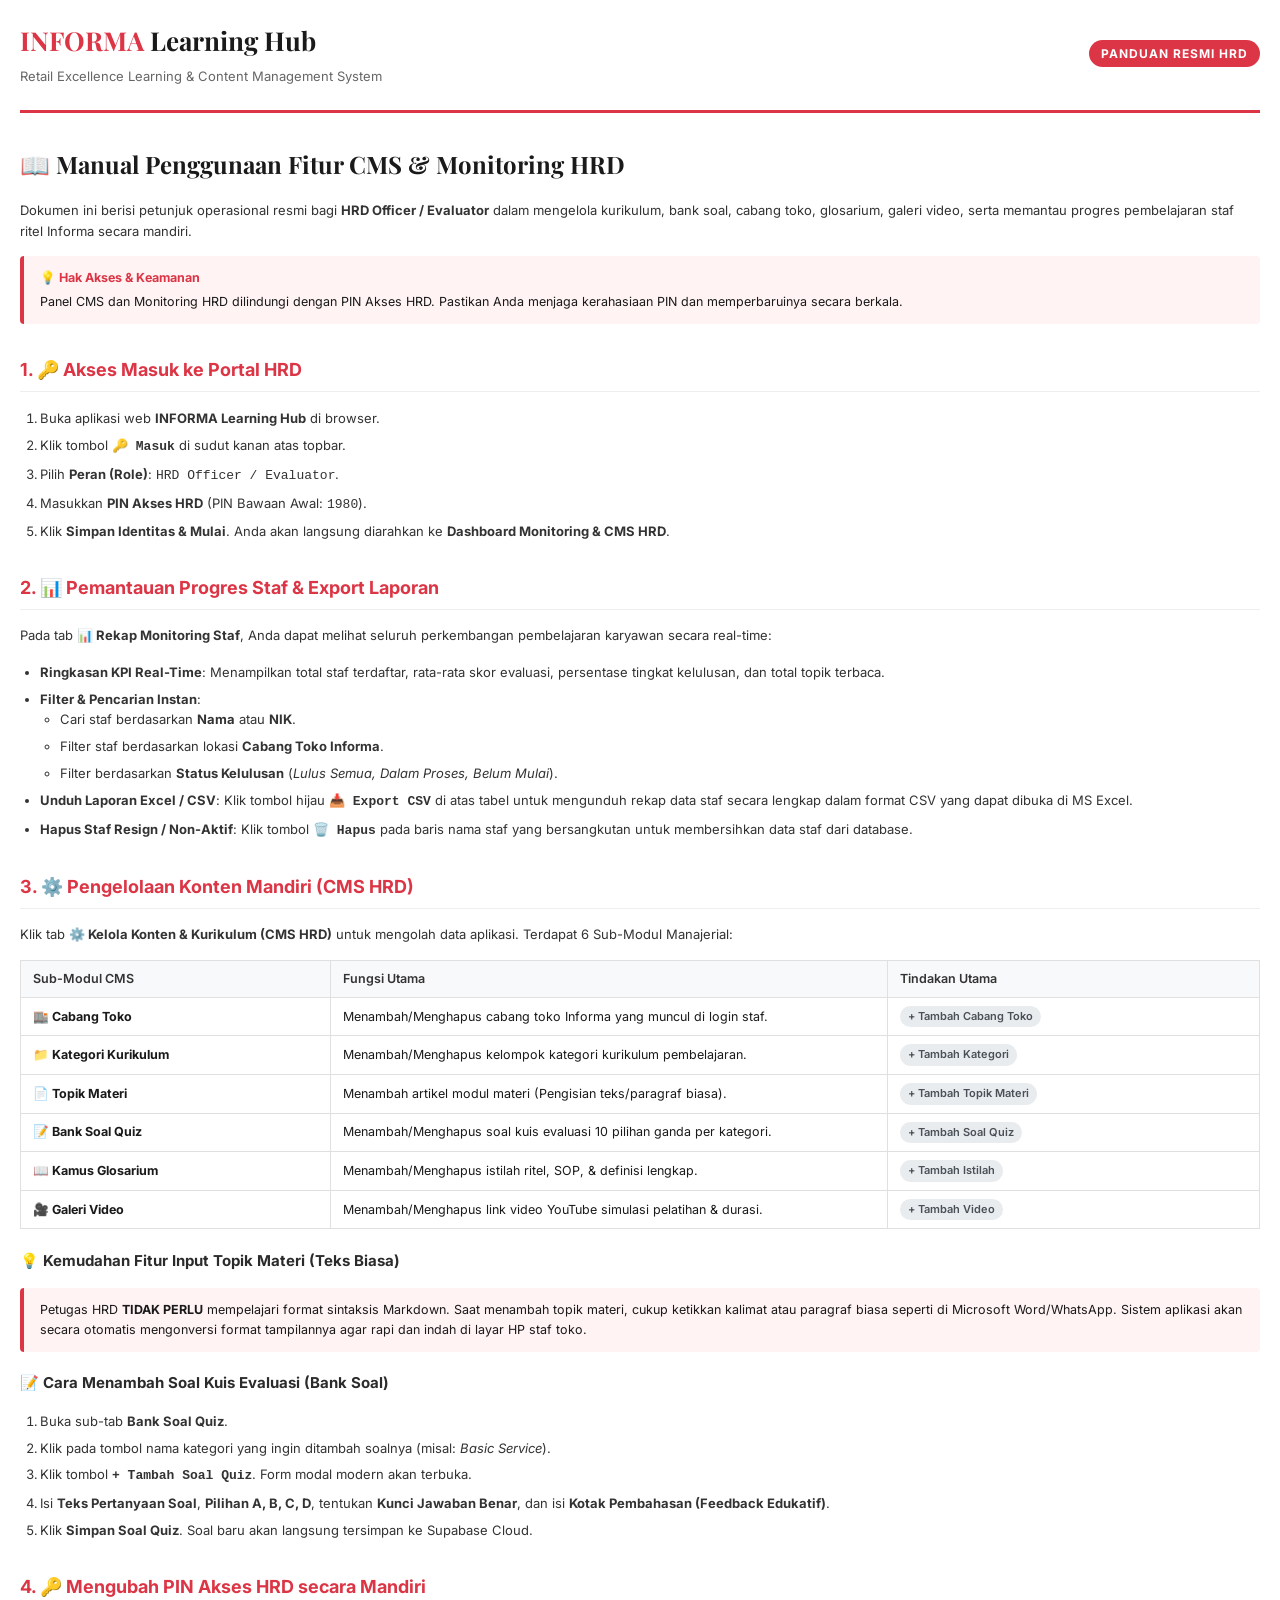
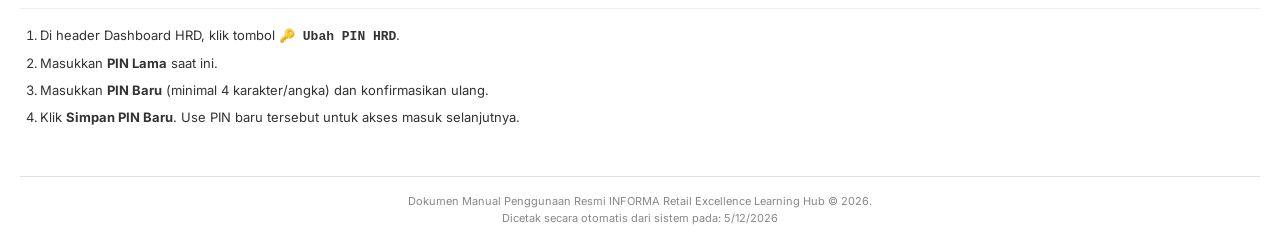
<file: PANDUAN_PENGGUNAAN_HRD.html>
<!DOCTYPE html>
<html lang="id">
<head>
    <meta charset="UTF-8">
    <title>Panduan & Manual Penggunaan HRD - INFORMA Learning Hub</title>
    <style>
        @import url('https://fonts.googleapis.com/css2?family=Inter:wght@400;500;600;700&family=Playfair+Display:wght@700&display=swap');
        
        @page {
            size: A4;
            margin: 20mm 15mm 20mm 15mm;
        }

        body {
            font-family: 'Inter', sans-serif;
            color: #1a1a1a;
            line-height: 1.6;
            margin: 0;
            padding: 20px;
            background: #ffffff;
        }

        .header-cover {
            border-bottom: 3px solid #dc3545;
            padding-bottom: 1.5rem;
            margin-bottom: 2rem;
            display: flex;
            justify-content: space-between;
            align-items: center;
        }

        .brand-title {
            font-family: 'Playfair Display', serif;
            font-size: 26px;
            color: #1a1a1a;
            margin: 0;
        }

        .brand-accent {
            color: #dc3545;
        }

        .doc-badge {
            background: #dc3545;
            color: #ffffff;
            font-size: 12px;
            font-weight: 700;
            padding: 4px 12px;
            border-radius: 20px;
            text-transform: uppercase;
            letter-spacing: 1px;
        }

        h1 {
            font-family: 'Playfair Display', serif;
            font-size: 24px;
            color: #1a1a1a;
            margin-top: 0;
        }

        h2 {
            font-size: 18px;
            color: #dc3545;
            border-bottom: 1px solid #eee;
            padding-bottom: 6px;
            margin-top: 2rem;
        }

        h3 {
            font-size: 15px;
            color: #2b2b2b;
            margin-top: 1.2rem;
        }

        p, li {
            font-size: 13px;
            color: #333333;
        }

        ul, ol {
            padding-left: 20px;
        }

        li {
            margin-bottom: 6px;
        }

        .alert-box {
            background: #fff3f4;
            border-left: 4px solid #dc3545;
            padding: 12px 16px;
            border-radius: 4px;
            margin: 15px 0;
            font-size: 12.5px;
        }

        .alert-title {
            font-weight: 700;
            color: #dc3545;
            margin-bottom: 4px;
        }

        table {
            width: 100%;
            border-collapse: collapse;
            margin: 15px 0;
            font-size: 12.5px;
        }

        th, td {
            border: 1px solid #e0e0e0;
            padding: 8px 12px;
            text-align: left;
        }

        th {
            background: #f8f9fa;
            font-weight: 600;
            color: #333;
        }

        .badge {
            display: inline-block;
            padding: 2px 8px;
            border-radius: 12px;
            font-size: 11px;
            font-weight: 600;
            background: #e9ecef;
            color: #495057;
        }

        .footer-note {
            margin-top: 3rem;
            border-top: 1px solid #e0e0e0;
            padding-top: 1rem;
            text-align: center;
            font-size: 11px;
            color: #888888;
        }

        @media print {
            .page-break {
                page-break-before: always;
            }
        }
    </style>
</head>
<body>

    <div class="header-cover">
        <div>
            <h1 class="brand-title"><span class="brand-accent">INFORMA</span> Learning Hub</h1>
            <p style="margin: 4px 0 0 0; font-size: 13px; color: #666;">Retail Excellence Learning & Content Management System</p>
        </div>
        <span class="doc-badge">Panduan Resmi HRD</span>
    </div>

    <h1>📖 Manual Penggunaan Fitur CMS & Monitoring HRD</h1>
    <p>Dokumen ini berisi petunjuk operasional resmi bagi <strong>HRD Officer / Evaluator</strong> dalam mengelola kurikulum, bank soal, cabang toko, glosarium, galeri video, serta memantau progres pembelajaran staf ritel Informa secara mandiri.</p>

    <div class="alert-box">
        <div class="alert-title">💡 Hak Akses & Keamanan</div>
        Panel CMS dan Monitoring HRD dilindungi dengan PIN Akses HRD. Pastikan Anda menjaga kerahasiaan PIN dan memperbaruinya secara berkala.
    </div>

    <h2>1. 🔑 Akses Masuk ke Portal HRD</h2>
    <ol>
        <li>Buka aplikasi web <strong>INFORMA Learning Hub</strong> di browser.</li>
        <li>Klik tombol <strong><code>🔑 Masuk</code></strong> di sudut kanan atas topbar.</li>
        <li>Pilih <strong>Peran (Role)</strong>: <code>HRD Officer / Evaluator</code>.</li>
        <li>Masukkan <strong>PIN Akses HRD</strong> (PIN Bawaan Awal: <code>1980</code>).</li>
        <li>Klik <strong>Simpan Identitas & Mulai</strong>. Anda akan langsung diarahkan ke <strong>Dashboard Monitoring & CMS HRD</strong>.</li>
    </ol>

    <h2>2. 📊 Pemantauan Progres Staf & Export Laporan</h2>
    <p>Pada tab <strong>📊 Rekap Monitoring Staf</strong>, Anda dapat melihat seluruh perkembangan pembelajaran karyawan secara real-time:</p>
    <ul>
        <li><strong>Ringkasan KPI Real-Time</strong>: Menampilkan total staf terdaftar, rata-rata skor evaluasi, persentase tingkat kelulusan, dan total topik terbaca.</li>
        <li><strong>Filter & Pencarian Instan</strong>:
            <ul>
                <li>Cari staf berdasarkan <strong>Nama</strong> atau <strong>NIK</strong>.</li>
                <li>Filter staf berdasarkan lokasi <strong>Cabang Toko Informa</strong>.</li>
                <li>Filter berdasarkan <strong>Status Kelulusan</strong> (<em>Lulus Semua, Dalam Proses, Belum Mulai</em>).</li>
            </ul>
        </li>
        <li><strong>Unduh Laporan Excel / CSV</strong>: Klik tombol hijau <strong><code>📥 Export CSV</code></strong> di atas tabel untuk mengunduh rekap data staf secara lengkap dalam format CSV yang dapat dibuka di MS Excel.</li>
        <li><strong>Hapus Staf Resign / Non-Aktif</strong>: Klik tombol <strong><code>🗑️ Hapus</code></strong> pada baris nama staf yang bersangkutan untuk membersihkan data staf dari database.</li>
    </ul>

    <div class="page-break"></div>

    <h2>3. ⚙️ Pengelolaan Konten Mandiri (CMS HRD)</h2>
    <p>Klik tab <strong>⚙️ Kelola Konten & Kurikulum (CMS HRD)</strong> untuk mengolah data aplikasi. Terdapat 6 Sub-Modul Manajerial:</p>

    <table>
        <thead>
            <tr>
                <th style="width: 25%;">Sub-Modul CMS</th>
                <th style="width: 45%;">Fungsi Utama</th>
                <th style="width: 30%;">Tindakan Utama</th>
            </tr>
        </thead>
        <tbody>
            <tr>
                <td><strong>🏬 Cabang Toko</strong></td>
                <td>Menambah/Menghapus cabang toko Informa yang muncul di login staf.</td>
                <td><span class="badge">+ Tambah Cabang Toko</span></td>
            </tr>
            <tr>
                <td><strong>📁 Kategori Kurikulum</strong></td>
                <td>Menambah/Menghapus kelompok kategori kurikulum pembelajaran.</td>
                <td><span class="badge">+ Tambah Kategori</span></td>
            </tr>
            <tr>
                <td><strong>📄 Topik Materi</strong></td>
                <td>Menambah artikel modul materi (Pengisian teks/paragraf biasa).</td>
                <td><span class="badge">+ Tambah Topik Materi</span></td>
            </tr>
            <tr>
                <td><strong>📝 Bank Soal Quiz</strong></td>
                <td>Menambah/Menghapus soal kuis evaluasi 10 pilihan ganda per kategori.</td>
                <td><span class="badge">+ Tambah Soal Quiz</span></td>
            </tr>
            <tr>
                <td><strong>📖 Kamus Glosarium</strong></td>
                <td>Menambah/Menghapus istilah ritel, SOP, &amp; definisi lengkap.</td>
                <td><span class="badge">+ Tambah Istilah</span></td>
            </tr>
            <tr>
                <td><strong>🎥 Galeri Video</strong></td>
                <td>Menambah/Menghapus link video YouTube simulasi pelatihan &amp; durasi.</td>
                <td><span class="badge">+ Tambah Video</span></td>
            </tr>
        </tbody>
    </table>

    <h3>💡 Kemudahan Fitur Input Topik Materi (Teks Biasa)</h3>
    <div class="alert-box">
        Petugas HRD <strong>TIDAK PERLU</strong> mempelajari format sintaksis Markdown. Saat menambah topik materi, cukup ketikkan kalimat atau paragraf biasa seperti di Microsoft Word/WhatsApp. Sistem aplikasi akan secara otomatis mengonversi format tampilannya agar rapi dan indah di layar HP staf toko.
    </div>

    <h3>📝 Cara Menambah Soal Kuis Evaluasi (Bank Soal)</h3>
    <ol>
        <li>Buka sub-tab <strong>Bank Soal Quiz</strong>.</li>
        <li>Klik pada tombol nama kategori yang ingin ditambah soalnya (misal: <em>Basic Service</em>).</li>
        <li>Klik tombol <strong><code>+ Tambah Soal Quiz</code></strong>. Form modal modern akan terbuka.</li>
        <li>Isi <strong>Teks Pertanyaan Soal</strong>, <strong>Pilihan A, B, C, D</strong>, tentukan <strong>Kunci Jawaban Benar</strong>, dan isi <strong>Kotak Pembahasan (Feedback Edukatif)</strong>.</li>
        <li>Klik <strong>Simpan Soal Quiz</strong>. Soal baru akan langsung tersimpan ke Supabase Cloud.</li>
    </ol>

    <h2>4. 🔑 Mengubah PIN Akses HRD secara Mandiri</h2>
    <ol>
        <li>Di header Dashboard HRD, klik tombol <strong><code>🔑 Ubah PIN HRD</code></strong>.</li>
        <li>Masukkan <strong>PIN Lama</strong> saat ini.</li>
        <li>Masukkan <strong>PIN Baru</strong> (minimal 4 karakter/angka) dan konfirmasikan ulang.</li>
        <li>Klik <strong>Simpan PIN Baru</strong>. Use PIN baru tersebut untuk akses masuk selanjutnya.</li>
    </ol>

    <div class="footer-note">
        Dokumen Manual Penggunaan Resmi INFORMA Retail Excellence Learning Hub &copy; 2026.<br>
        Dicetak secara otomatis dari sistem pada: <script>document.write(new Date().toLocaleDateString('id-ID'));</script>
    </div>

</body>
</html>
</file>
